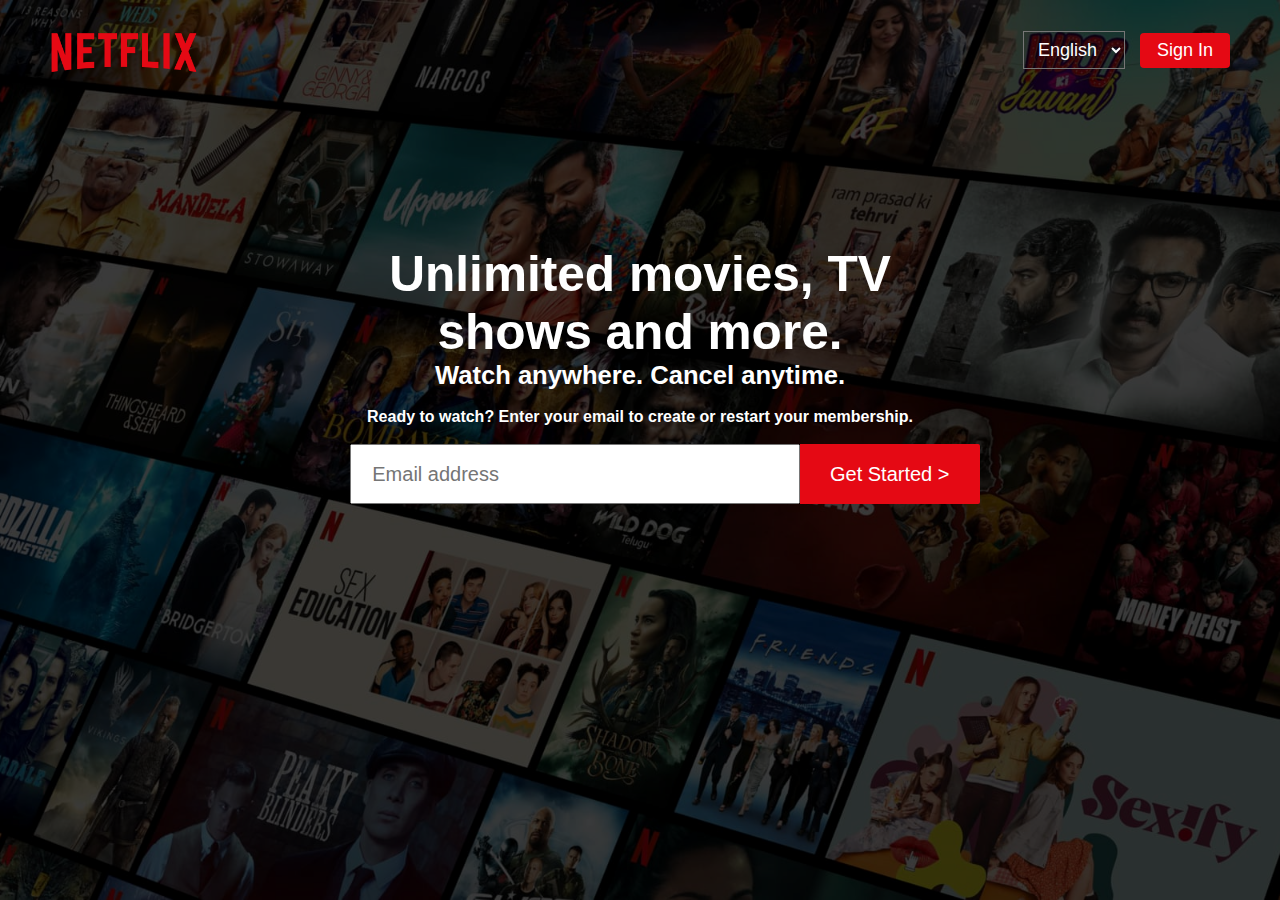
<file: Netflix/index.html>
<!DOCTYPE html>
<html lang="en">
  <head>
    <meta charset="UTF-8" />
    <meta http-equiv="X-UA-Compatible" content="IE=edge" />
    <meta name="viewport" content="width=device-width, initial-scale=1.0" />
    <link rel="stylesheet" href="style.css" />
    <title>Netflix India - Watch TV Shows Online, Watch Movies Online</title>
  </head>
  <body>
    <div class="container">
      <nav class="navbar">
        <div class="left">
          <img src="images/netflix-logo.png" alt="" />
        </div>
        <div class="right">
          <select name="language" class="language">
            <option value="English">English</option>
            <option value="Hindi">Hindi</option>
          </select>
          <button><a href="#">Sign In</a></button>
        </div>
      </nav>

      <div class="title">
        <div class="content">
          <h1>Unlimited movies, TV shows and more.</h1>
          <h2>Watch anywhere. Cancel anytime.</h2>
          <form action="#">
            <h3>
              Ready to watch? Enter your email to create or restart your
              membership.
            </h3>
            <div class="email">
              <input type="email" name="email" placeholder="Email address" />
              <button><a href="#">Get Started ></a></button>
            </div>
          </form>
        </div>
      </div>
    </div>
  </body>
</html>
</file>
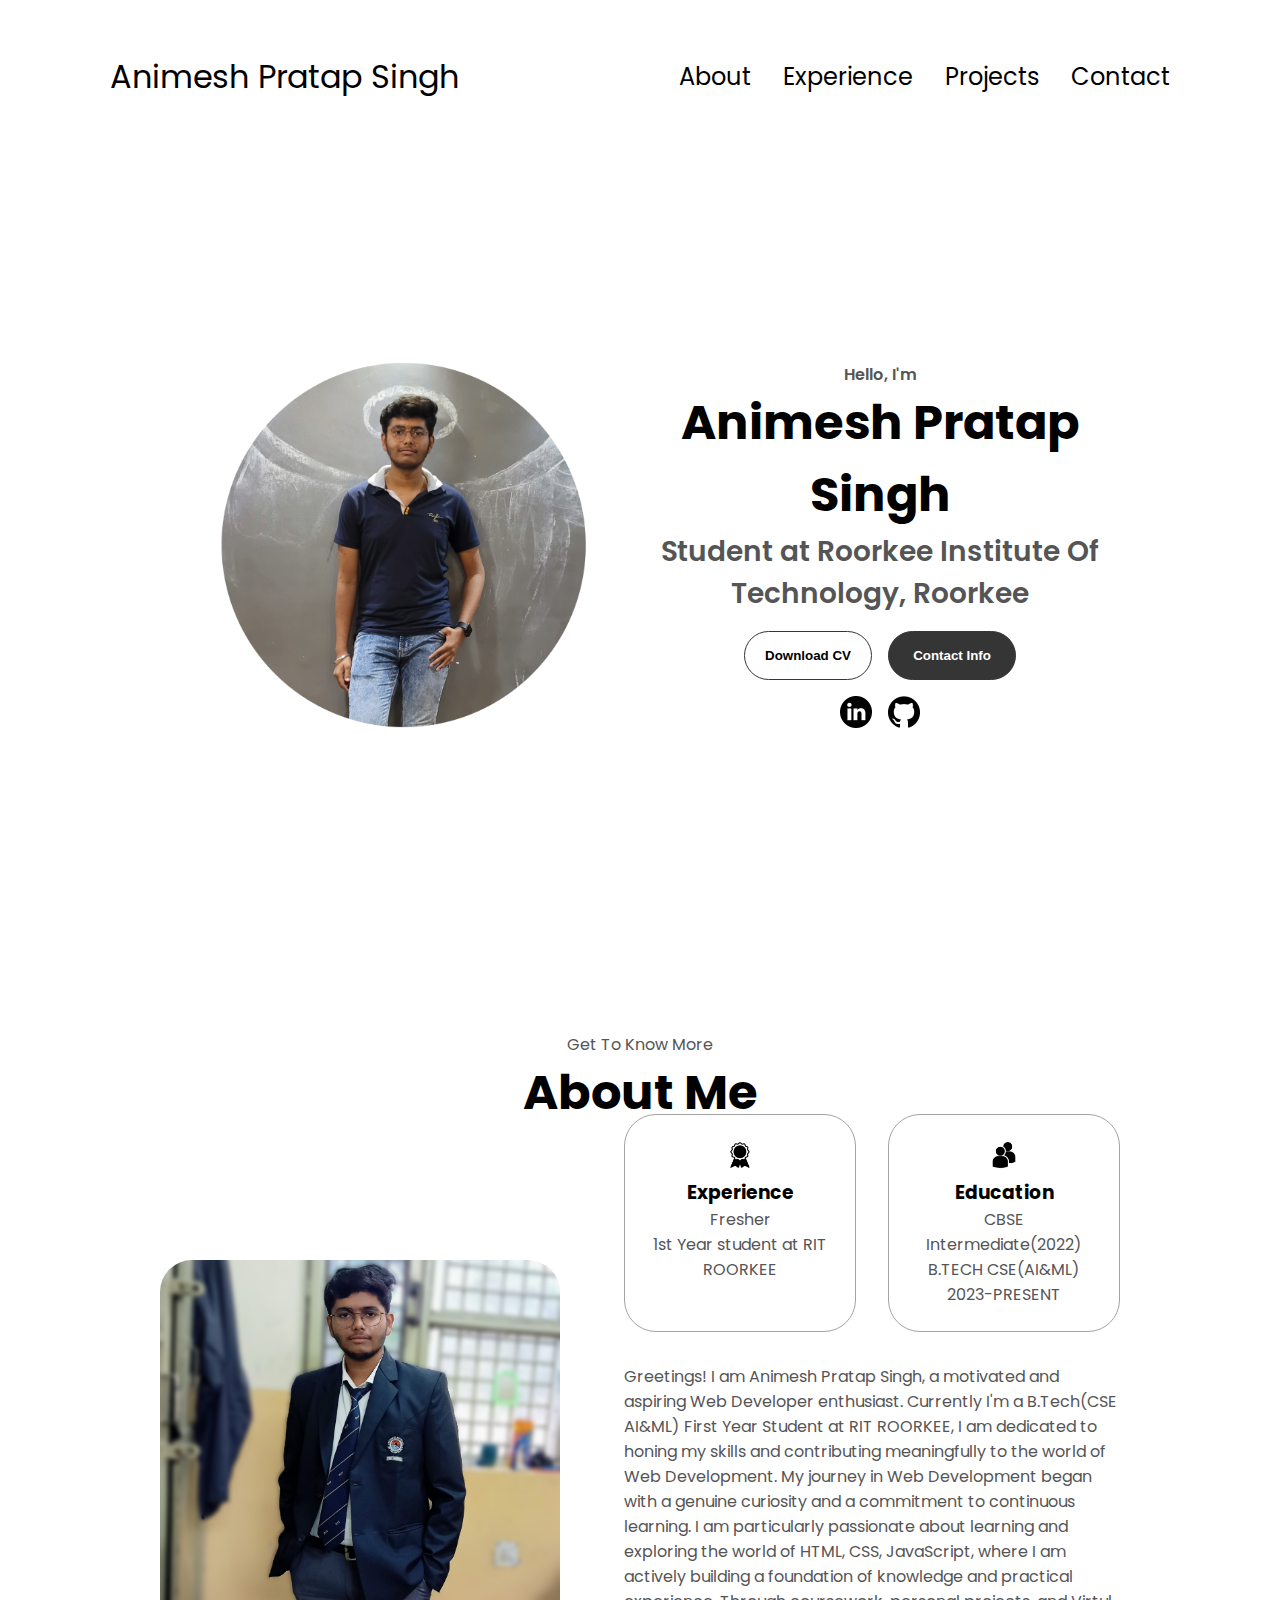
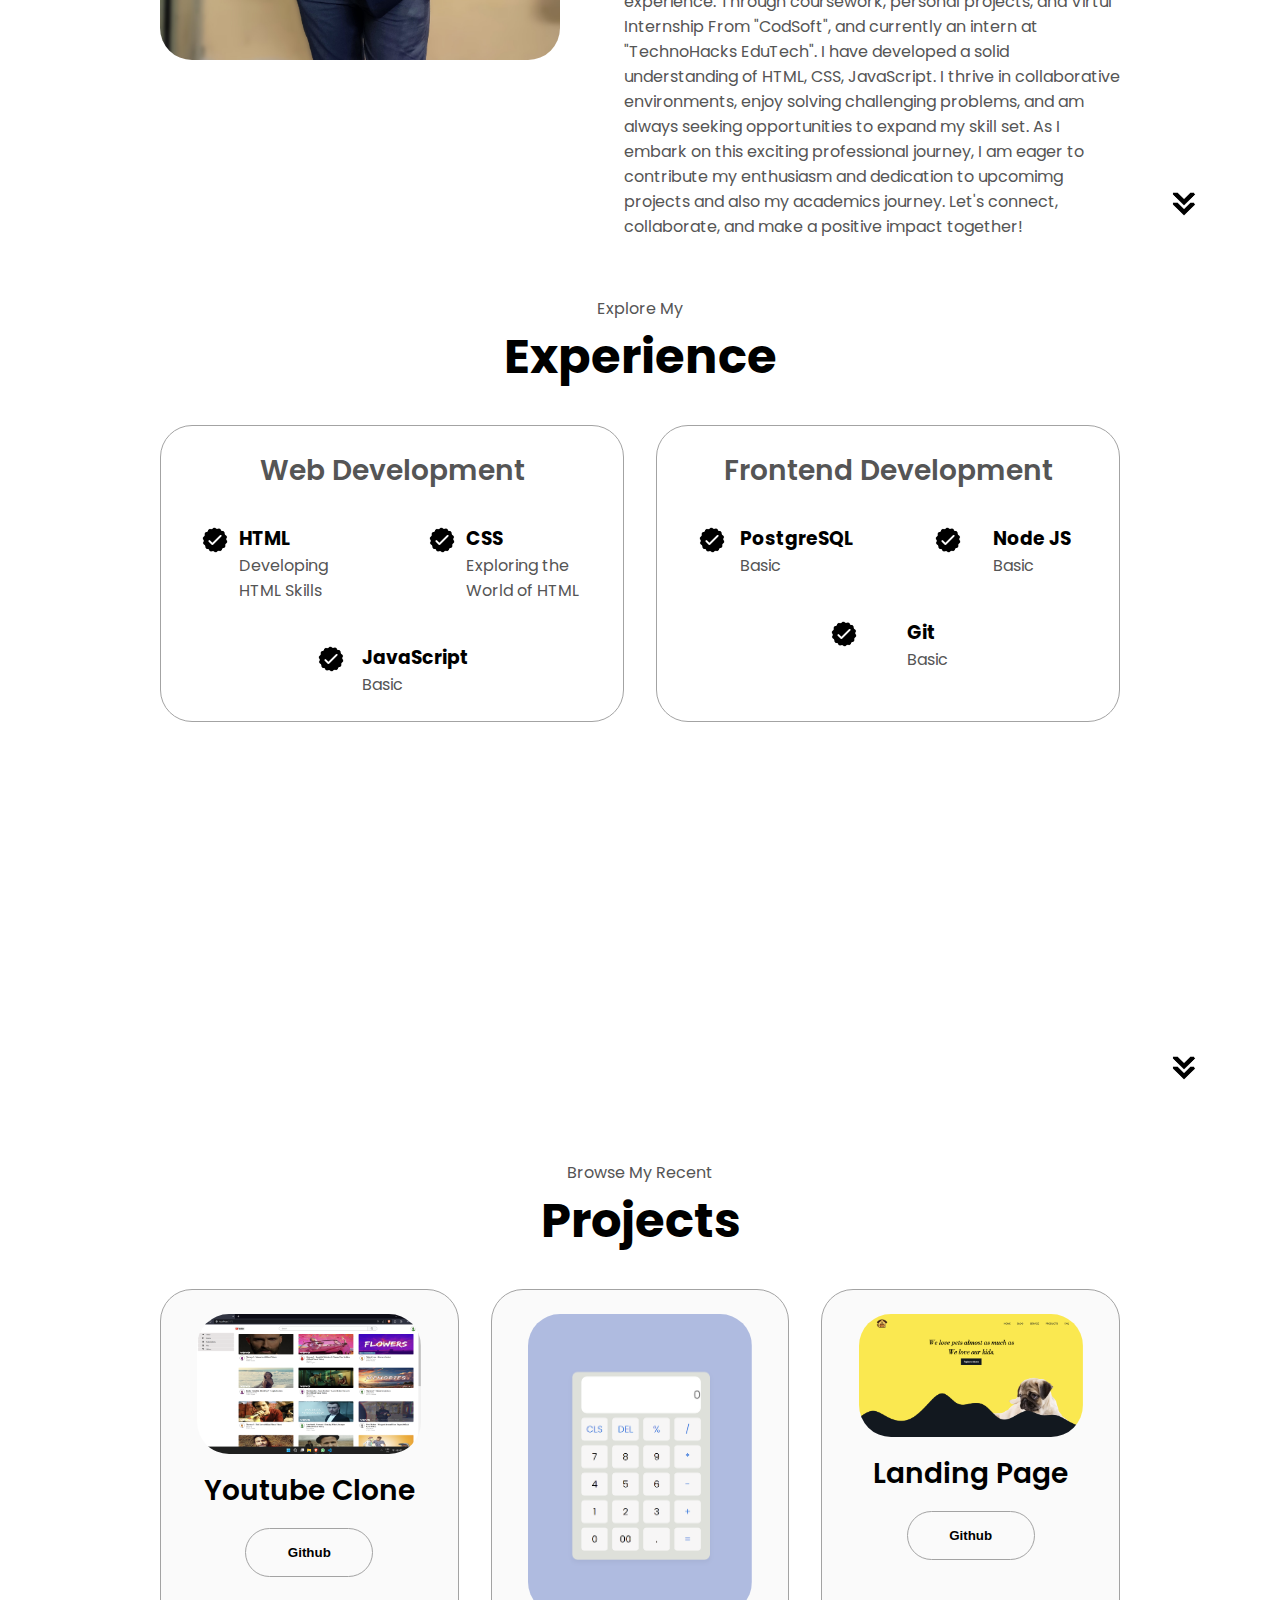
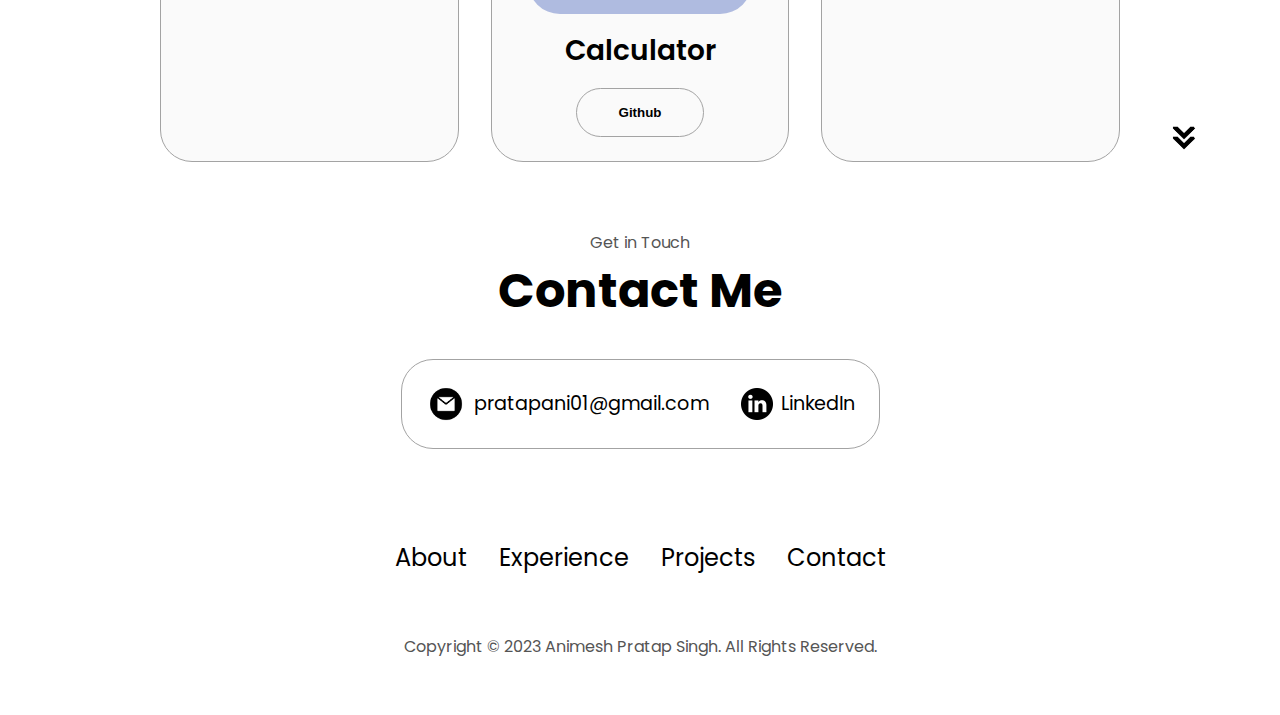
<file: Portfolio/index.html>
<!DOCTYPE html>
<html lang="en">
  <head>
    <meta charset="UTF-8" />
    <meta http-equiv="X-UA-Compatible" content="IE=edge" />
    <meta name="viewport" content="width=device-width, initial-scale=1.0" />
    <title>My Portfolio</title>
    <link rel="stylesheet" href="style.css" />
    <link rel="stylesheet" href="mediaqueries.css" />
  </head>
  <body>
    <nav id="desktop-nav">
      <div class="logo">Animesh Pratap Singh</div>
      <div>
        <ul class="nav-links">
          <li><a href="#about">About</a></li>
          <li><a href="#experience">Experience</a></li>
          <li><a href="#projects">Projects</a></li>
          <li><a href="#contact">Contact</a></li>
        </ul>
      </div>
    </nav>
    <nav id="hamburger-nav">
      <div class="logo">Animesh Pratap Singh</div>
      <div class="hamburger-menu">
        <div class="hamburger-icon" onclick="toggleMenu()">
          <span></span>
          <span></span>
          <span></span>
        </div>
        <div class="menu-links">
          <li><a href="#about" onclick="toggleMenu()">About</a></li>
          <li><a href="#experience" onclick="toggleMenu()">Experience</a></li>
          <li><a href="#projects" onclick="toggleMenu()">Projects</a></li>
          <li><a href="#contact" onclick="toggleMenu()">Contact</a></li>
        </div>
      </div>
    </nav>
    <section id="profile">
      <div class="section__pic-container">
        <img src="./assets/profile-pic.png" alt="My profile picture" />
      </div>
      <div class="section__text">
        <p class="section__text__p1">Hello, I'm</p>
        <h1 class="title">Animesh Pratap Singh</h1>
        <p class="section__text__p2">
          Student at Roorkee Institute Of Technology, Roorkee
        </p>
        <div class="btn-container">
          <button
            class="btn btn-color-2"
            onclick="window.open('./assets/resume-example.pdf')"
          >
            Download CV
          </button>
          <button class="btn btn-color-1" onclick="location.href='./#contact'">
            Contact Info
          </button>
        </div>
        <div id="socials-container">
          <img
            src="./assets/linkedin.png"
            alt="My LinkedIn profile"
            class="icon"
            onclick="location.href='https://www.linkedin.com/in/animesh-pratap-singh-1977ba29a/'"
          />
          <img
            src="./assets/github.png"
            alt="My Github profile"
            class="icon"
            onclick="location.href='https://github.com/anianiani1'"
          />
        </div>
      </div>
    </section>
    <section id="about">
      <p class="section__text__p1">Get To Know More</p>
      <h1 class="title">About Me</h1>
      <div class="section-container">
        <div class="section__pic-container">
          <img
            src="./assets/about-pic.jpg"
            alt="Profile picture"
            class="about-pic"
          />
        </div>
        <div class="about-details-container">
          <div class="about-containers">
            <div class="details-container">
              <img
                src="./assets/experience.png"
                alt="Experience icon"
                class="icon"
              />
              <h3>Experience</h3>
              <p>Fresher<br />1st Year student at RIT ROORKEE</p>
            </div>
            <div class="details-container">
              <img
                src="./assets/education.png"
                alt="Education icon"
                class="icon"
              />
              <h3>Education</h3>
              <p>
                CBSE Intermediate(2022)<br />B.TECH CSE(AI&ML)<br />2023-PRESENT
              </p>
            </div>
          </div>
          <div class="text-container">
            <p>
              Greetings! I am Animesh Pratap Singh, a motivated and aspiring Web Developer enthusiast. Currently 
              I'm a B.Tech(CSE AI&ML) First Year Student at RIT ROORKEE, I am dedicated to honing my
              skills and contributing meaningfully to the world of Web Development. 
              My journey in Web Development began with a genuine curiosity and a commitment to 
              continuous learning. I am particularly passionate about learning and exploring the world of HTML, CSS, 
              JavaScript, where I am actively building a foundation of knowledge and practical experience. 
              Through coursework, personal projects, and Virtul Internship From "CodSoft", and currently an intern at "TechnoHacks EduTech". I have developed a 
              solid understanding of HTML, CSS, JavaScript. 
              I thrive in collaborative environments, enjoy solving challenging problems, and am always seeking 
              opportunities to expand my skill set. As I embark on this exciting professional journey, 
              I am eager to contribute my enthusiasm and dedication to upcomimg projects and also my academics journey.
              Let's connect, collaborate, and make a positive impact together!
            </p>
          </div>
        </div>
      </div>
      <img
        src="./assets/arrow.png"
        alt="Arrow icon"
        class="icon arrow"
        onclick="location.href='./#experience'"
      />
    </section>
    <section id="experience">
      <p class="section__text__p1">Explore My</p>
      <h1 class="title">Experience</h1>
      <div class="experience-details-container">
        <div class="about-containers">
          <div class="details-container">
            <h2 class="experience-sub-title">Web Development</h2>
            <div class="article-container">
              <article>
                <img
                  src="./assets/checkmark.png"
                  alt="Experience icon"
                  class="icon"
                />
                <div>
                  <h3>HTML</h3>
                  <p>Developing HTML Skills</p>
                </div>
              </article>
              <article>
                <img
                  src="./assets/checkmark.png"
                  alt="Experience icon"
                  class="icon"
                />
                <div>
                  <h3>CSS</h3>
                  <p>Exploring the World of HTML</p>
                </div>
              </article>
              <article>
                <img
                  src="./assets/checkmark.png"
                  alt="Experience icon"
                  class="icon"
                />
                <div>
                  <h3>JavaScript</h3>
                  <p>Basic</p>
                </div>
              </article>
            </div>
          </div>
          <div class="details-container">
            <h2 class="experience-sub-title">Frontend Development</h2>
            <div class="article-container">
              <article>
                <img
                  src="./assets/checkmark.png"
                  alt="Experience icon"
                  class="icon"
                />
                <div>
                  <h3>PostgreSQL</h3>
                  <p>Basic</p>
                </div>
              </article>
              <article>
                <img
                  src="./assets/checkmark.png"
                  alt="Experience icon"
                  class="icon"
                />
                <div>
                  <h3>Node JS</h3>
                  <p>Basic</p>
                </div>
              </article>

              <article>
                <img
                  src="./assets/checkmark.png"
                  alt="Experience icon"
                  class="icon"
                />
                <div>
                  <h3>Git</h3>
                  <p>Basic</p>
                </div>
              </article>
            </div>
          </div>
        </div>
      </div>
      <img
        src="./assets/arrow.png"
        alt="Arrow icon"
        class="icon arrow"
        onclick="location.href='./#projects'"
      />
    </section>
    <section id="projects">
      <p class="section__text__p1">Browse My Recent</p>
      <h1 class="title">Projects</h1>
      <div class="experience-details-container">
        <div class="about-containers">
          <div class="details-container color-container">
            <div class="article-container">
              <img
                src="./assets/project-1.png"
                alt="Project 1"
                class="project-img"
              />
            </div>
            <h2 class="experience-sub-title project-title">Youtube Clone</h2>
            <div class="btn-container">
              <button
                class="btn btn-color-2 project-btn"
                onclick="location.href='https://github.com/anianiani1/YoutubeClone'"
              >
                Github
              </button>
            </div>
          </div>
          <div class="details-container color-container">
            <div class="article-container">
              <img
                src="./assets/project-2.png"
                alt="Project 2"
                class="project-img"
              />
            </div>
            <h2 class="experience-sub-title project-title">Calculator</h2>
            <div class="btn-container">
              <button
                class="btn btn-color-2 project-btn"
                onclick="location.href='https://github.com/anianiani1/TechnoHacks/tree/main/Calculator'"
              >
                Github
            </div>
          </div>
          <div class="details-container color-container">
            <div class="article-container">
              <img
                src="./assets/project-3.png"
                alt="Project 3"
                class="project-img"
              />
            </div>
            <h2 class="experience-sub-title project-title">Landing Page</h2>
            <div class="btn-container">
              <button
                class="btn btn-color-2 project-btn"
                onclick="location.href='https://github.com/anianiani1/TechnoHacks/tree/main/Landing%20Page'"
              >
                Github
              </button>
            </div>
          </div>
        </div>
      </div>
      <img
        src="./assets/arrow.png"
        alt="Arrow icon"
        class="icon arrow"
        onclick="location.href='./#contact'"
      />
    </section>
    <section id="contact">
      <p class="section__text__p1">Get in Touch</p>
      <h1 class="title">Contact Me</h1>
      <div class="contact-info-upper-container">
        <div class="contact-info-container">
          <img
            src="./assets/email.png"
            alt="Email icon"
            class="icon contact-icon email-icon"
          />
          <p><a href="mailto:pratapani01@gmail.com">pratapani01@gmail.com</a></p>
        </div>
        <div class="contact-info-container">
          <img
            src="./assets/linkedin.png"
            alt="LinkedIn icon"
            class="icon contact-icon"
          />
          <p><a href="https://www.linkedin.com/in/animesh-pratap-singh-1977ba29a/">LinkedIn</a></p>
        </div>
      </div>
    </section>
    <footer>
      <nav>
        <div class="nav-links-container">
          <ul class="nav-links">
            <li><a href="#about">About</a></li>
            <li><a href="#experience">Experience</a></li>
            <li><a href="#projects">Projects</a></li>
            <li><a href="#contact">Contact</a></li>
          </ul>
        </div>
      </nav>
      <p>Copyright &#169; 2023 Animesh Pratap Singh. All Rights Reserved.</p>
    </footer>
    <script src="script.js"></script>
  </body>
</html>
</file>
<file: Netflix/style.css>
* {
  padding: 0;
  margin: 0;
  box-sizing: border-box;
}
body {
  width: 100%;
  height: 100%;
  color: white;
  background: black;
  font-family: "Helvetica Neue", Helvetica, Arial, sans-serif;
}
.container::before {
  content: "";
  background: url(images/netflix-bg.jpg) no-repeat center center/cover;
  position: absolute;
  height: 100%;
  width: 100%;
  opacity: 0.3;
  z-index: -1;
}
.container .navbar {
  height: 100px;
  display: flex;
}
.container .navbar .left {
  height: 100%;
  display: flex;
  float: left;
}
.container .navbar .left img {
  height: 100px;
  position: absolute;
  left: 35px;
}
.container .navbar .right {
  display: flex;
  height: 100px;
  float: right;
  position: absolute;
  right: 50px;
}
.container .navbar .right .language {
  margin: auto;
  align-items: center;
  justify-content: center;
  font-size: 18px;
  padding: 7px 10px;
  color: white;
  background: none;
  cursor: pointer;
  margin-right: 15px;
}
.container .navbar .right .language option {
  background-color: grey;
}
.container .navbar .right button {
  margin: auto;
  align-items: center;
  justify-content: center;
  font-size: 18px;
  font-weight: 400;
  padding: 7px 17px;
  background: #e50914;
  cursor: pointer;
  outline: none;
  border-radius: 4px;
  border: none;
}
.container .navbar .right button a {
  text-decoration: none;
  color: white;
}
.container .title {
  padding: 70px 45px;
}
.container .title .content {
  width: 950px;
  margin: auto;
  padding: 75px 0;
  text-align: center;
}
.container .title .content h1 {
  width: 650px;
  margin: auto;
  font-size: 3.1rem;
  text-align: center;
}
.container .title .content h2 {
  width: 650px;
  margin: auto;
  font-size: 1.6rem;
  text-align: center;
}
.container .title .content form h3 {
  font-size: 1rem;
  margin: 18px 0;
  text-align: center;
}
.container .title .content form .email {
  width: 1000px;
  margin: auto;
}
.container .title .content form .email input {
  height: 60px;
  width: 450px;
  margin: auto;
  padding: 20px;
  font-size: 20px;
  outline: none;
}
.container .title .content form .email button {
  margin: auto;
  height: 60px;
  width: 180px;
  align-items: center;
  justify-content: center;
  font-size: 20px;
  padding: 7px 17px;
  background: #e50914;
  cursor: pointer;
  outline: none;
  border-top-right-radius: 2px;
  border-bottom-right-radius: 2px;
  border: none;
  margin-left: -5px;
}
.container .title .content form .email button:hover {
  background-color: #f40612;
}
.container .title .content form .email button a {
  text-decoration: none;
  color: white;
}
</file>
<file: Portfolio/style.css>
@import url("https://fonts.googleapis.com/css2?family=Poppins:wght@300;400;500;600&display=swap");

* {
  margin: 0;
  padding: 0;
}

body {
  font-family: "Poppins", sans-serif;
}

html {
  scroll-behavior: smooth;
}

p {
  color: rgb(85, 85, 85);
}

a,
.btn {
  transition: all 300ms ease;
}

nav,
.nav-links {
  display: flex;
}

nav {
  justify-content: space-around;
  align-items: center;
  height: 17vh;
}

.nav-links {
  gap: 2rem;
  list-style: none;
  font-size: 1.5rem;
}

a {
  color: black;
  text-decoration: none;
  text-decoration-color: white;
}

a:hover {
  color: grey;
  text-decoration: underline;
  text-underline-offset: 1rem;
  text-decoration-color: rgb(181, 181, 181);
}

.logo {
  font-size: 2rem;
}

.logo:hover {
  cursor: default;
}

#hamburger-nav {
  display: none;
}

.hamburger-menu {
  position: relative;
  display: inline-block;
}

.hamburger-icon {
  display: flex;
  flex-direction: column;
  justify-content: space-between;
  height: 24px;
  width: 30px;
  cursor: pointer;
}

.hamburger-icon span {
  width: 100%;
  height: 2px;
  background-color: black;
  transition: all 0.3 ease-in-out;
}

.menu-links {
  position: absolute;
  top: 100%;
  right: 0;
  background-color: white;
  width: fit-content;
  max-height: 0;
  overflow: hidden;
  transition: all 0.3 ease-in-out;
}

.menu-links a {
  display: block;
  padding: 10px;
  text-align: center;
  font-size: 1.5rem;
  color: black;
  text-decoration: none;
  transition: all 0.3 ease-in-out;
}

.menu-links li {
  list-style: none;
}

.menu-links.open {
  max-height: 300px;
}

.hamburger-icon.open span:first-child {
  transform: rotate(45deg) translate(10px, 5px);
}

.hamburger-icon.open span:nth-child(2) {
  opacity: 0;
}

.hamburger-icon.open span:last-child {
  transform: rotate(-45deg) translate(10px, -5px);
}

.hamburger-icon span:first-child {
  transform: none;
}

.hamburger-icon span:first-child {
  opacity: 1;
}

.hamburger-icon span:first-child {
  transform: none;
}

section {
  padding-top: 4vh;
  height: 96vh;
  margin: 0 10rem;
  box-sizing: border-box;
  min-height: fit-content;
}

.section-container {
  display: flex;
}

#profile {
  display: flex;
  justify-content: center;
  gap: 5rem;
  height: 80vh;
}

.section__pic-container {
  display: flex;
  height: 400px;
  width: 400px;
  margin: auto 0;
}

.section__text {
  align-self: center;
  text-align: center;
}

.section__text p {
  font-weight: 600;
}

.section__text__p1 {
  text-align: center;
}

.section__text__p2 {
  font-size: 1.75rem;
  margin-bottom: 1rem;
}

.title {
  font-size: 3rem;
  text-align: center;
}

#socials-container {
  display: flex;
  justify-content: center;
  margin-top: 1rem;
  gap: 1rem;
}

.icon {
  cursor: pointer;
  height: 2rem;
}

.btn-container {
  display: flex;
  justify-content: center;
  gap: 1rem;
}

.btn {
  font-weight: 600;
  transition: all 300ms ease;
  padding: 1rem;
  width: 8rem;
  border-radius: 2rem;
}

.btn-color-1,
.btn-color-2 {
  border: rgb(53, 53, 53) 0.1rem solid;
}

.btn-color-1:hover,
.btn-color-2:hover {
  cursor: pointer;
}

.btn-color-1,
.btn-color-2:hover {
  background: rgb(53, 53, 53);
  color: white;
}

.btn-color-1:hover {
  background: rgb(0, 0, 0);
}

.btn-color-2 {
  background: none;
}

.btn-color-2:hover {
  border: rgb(255, 255, 255) 0.1rem solid;
}

.btn-container {
  gap: 1rem;
}

#about {
  position: relative;
}

.about-containers {
  gap: 2rem;
  margin-bottom: 2rem;
  margin-top: 2rem;
}

.about-details-container {
  justify-content: center;
  flex-direction: column;
}

.about-containers,
.about-details-container {
  display: flex;
}

.about-pic {
  border-radius: 2rem;
}

.arrow {
  position: absolute;
  right: -5rem;
  bottom: 2.5rem;
}

.details-container {
  padding: 1.5rem;
  flex: 1;
  background: white;
  border-radius: 2rem;
  border: rgb(53, 53, 53) 0.1rem solid;
  border-color: rgb(163, 163, 163);
  text-align: center;
}

.section-container {
  gap: 4rem;
  height: 80%;
}

.section__pic-container {
  height: 400px;
  width: 400px;
  margin: auto 0;
}

#experience {
  position: relative;
}

.experience-sub-title {
  color: rgb(85, 85, 85);
  font-weight: 600;
  font-size: 1.75rem;
  margin-bottom: 2rem;
}

.experience-details-container {
  display: flex;
  justify-content: center;
  flex-direction: column;
}

.article-container {
  display: flex;
  text-align: initial;
  flex-wrap: wrap;
  flex-direction: row;
  gap: 2.5rem;
  justify-content: space-around;
}

article {
  display: flex;
  width: 10rem;
  justify-content: space-around;
  gap: 0.5rem;
}

article .icon {
  cursor: default;
}

#projects {
  position: relative;
}

.color-container {
  border-color: rgb(163, 163, 163);
  background: rgb(250, 250, 250);
}

.project-img {
  border-radius: 2rem;
  width: 90%;
  height: 90%;
}

.project-title {
  margin: 1rem;
  color: black;
}

.project-btn {
  color: black;
  border-color: rgb(163, 163, 163);
}

#contact {
  display: flex;
  justify-content: center;
  flex-direction: column;
  height: 70vh;
}

.contact-info-upper-container {
  display: flex;
  justify-content: center;
  border-radius: 2rem;
  border: rgb(53, 53, 53) 0.1rem solid;
  border-color: rgb(163, 163, 163);
  background: (250, 250, 250);
  margin: 2rem auto;
  padding: 0.5rem;
}

.contact-info-container {
  display: flex;
  align-items: center;
  justify-content: center;
  gap: 0.5rem;
  margin: 1rem;
}

.contact-info-container p {
  font-size: larger;
}

.contact-icon {
  cursor: default;
}

.email-icon {
  height: 2.5rem;
}

footer {
  height: 26vh;
  margin: 0 1rem;
}

footer p {
  text-align: center;
}
</file>
<file: Portfolio/mediaqueries.css>
@media screen and (max-width: 1400px) {
  #profile {
    height: 83vh;
    margin-bottom: 6rem;
  }
  .about-containers {
    flex-wrap: wrap;
  }
  #contact,
  #projects {
    height: fit-content;
  }
}

@media screen and (max-width: 1200px) {
  #desktop-nav {
    display: none;
  }
  #hamburger-nav {
    display: flex;
  }
  #experience,
  .experience-details-container {
    margin-top: 2rem;
  }
  #profile,
  .section-container {
    display: block;
  }
  .arrow {
    display: none;
  }
  section,
  .section-container {
    height: fit-content;
  }
  section {
    margin: 0 5%;
  }
  .section__pic-container {
    width: 275px;
    height: 275px;
    margin: 0 auto 2rem;
  }
  .about-containers {
    margin-top: 0;
  }
}

@media screen and (max-width: 600px) {
  #contact,
  footer {
    height: 40vh;
  }
  #profile {
    height: 83vh;
    margin-bottom: 0;
  }
  article {
    font-size: 1rem;
  }
  footer nav {
    height: fit-content;
    margin-bottom: 2rem;
  }
  .about-containers,
  .contact-info-upper-container,
  .btn-container {
    flex-wrap: wrap;
  }
  .contact-info-container {
    margin: 0;
  }
  .contact-info-container p,
  .nav-links li a {
    font-size: 1rem;
  }
  .experience-sub-title {
    font-size: 1.25rem;
  }
  .logo {
    font-size: 1.5rem;
  }
  .nav-links {
    flex-direction: column;
    gap: 0.5rem;
    text-align: center;
  }
  .section__pic-container {
    width: auto;
    height: 46vw;
    justify-content: center;
  }
  .section__text__p2 {
    font-size: 1.25rem;
  }
  .title {
    font-size: 2rem;
  }
  .text-container {
    text-align: justify;
  }
}
</file>
